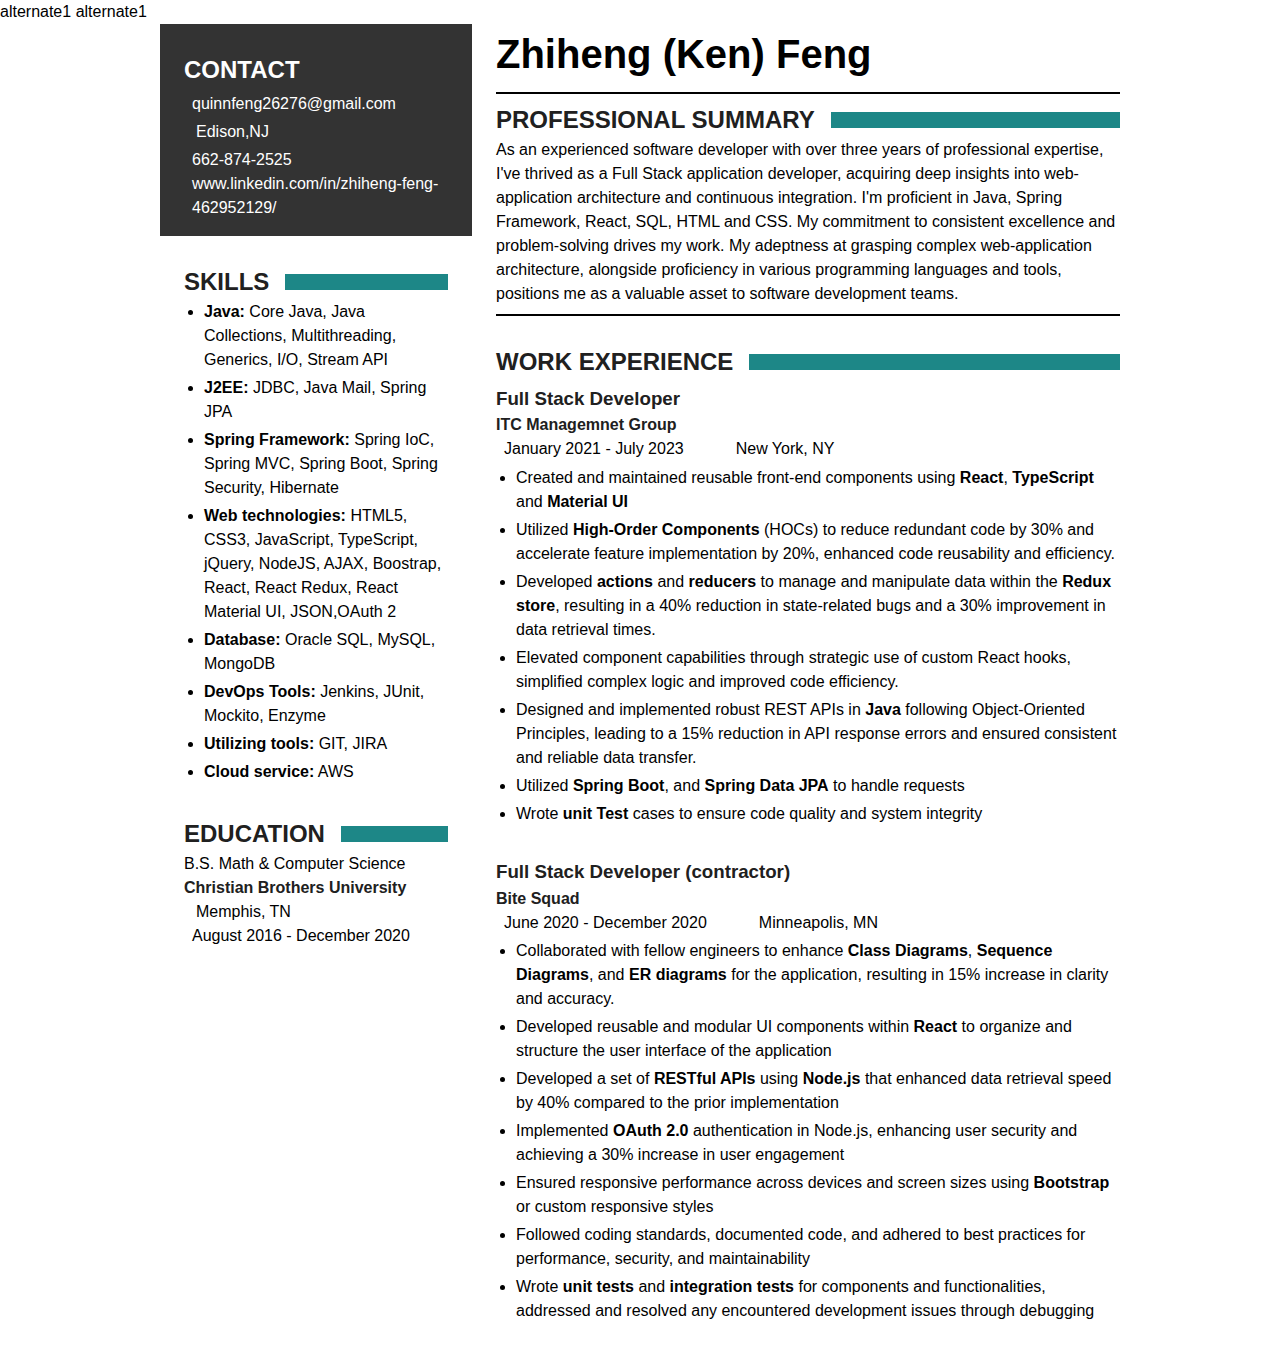
<file: index.html>
<!DOCTYPE html>
<html>
  <head>
    <meta name="viewport" content="width=device-width, initial-scale=1.0" />
    <meta name="description" content="resume" />
    <meta name="keywords" content="html css resume-building layout" />
    <meta name="author" content="Zhiheng Feng" />
    <title>Résumé</title>
    <link rel="stylesheet" href="base.css" />
    <link rel="stylesheet" href="styles.css" />

    <link
      rel="stylesheet"
      href="https://cdnjs.cloudflare.com/ajax/libs/font-awesome/6.4.0/css/all.min.css"
      integrity="sha512-iecdLmaskl7CVkqkXNQ/ZH/XLlvWZOJyj7Yy7tcenmpD1ypASozpmT/E0iPtmFIB46ZmdtAc9eNBvH0H/ZpiBw=="
      crossorigin="anonymous"
      referrerpolicy="no-referrer"
    />
  </head>
  <body>
    <a href="./alternate1.html">alternate1</a>
    <a href="./alternate2.html">alternate1</a>
    <section>
      <div class="main container">
        <div class="left flex-column">
          <img src="Photo-7-sq.jpeg" alt="profile" />
          <div class="info">
            <h2>CONTACT</h2>
            <p>
              <i class="fa-regular fa-envelope"></i>quinnfeng26276@gmail.com
            </p>
            <p><i class="fa-solid fa-location-dot loc"></i>Edison,NJ</p>
            <p><i class="fa-solid fa-phone"></i>662-874-2525</p>
            <div class="linkedin">
              <i class="fa-brands fa-linkedin"></i
              ><a href="www.linkedin.com/in/zhiheng-feng-462952129/"
                >www.linkedin.com/in/zhiheng-feng-462952129/</a
              >
            </div>
          </div>

          <div class="skill">
            <div class="section-header">
              <h2>SKILLS</h2>
              <span></span>
            </div>
            <ul class="skills">
              <li>
                <b>Java:</b> Core Java, Java Collections, Multithreading,
                Generics, I/O, Stream API
              </li>
              <li><b>J2EE:</b> JDBC, Java Mail, Spring JPA</li>
              <li>
                <b>Spring Framework:</b> Spring IoC, Spring MVC, Spring Boot,
                Spring Security, Hibernate
              </li>
              <li>
                <b>Web technologies:</b> HTML5, CSS3, JavaScript, TypeScript,
                jQuery, NodeJS, AJAX, Boostrap, React, React Redux, React
                Material UI, JSON,OAuth 2
              </li>
              <li><b>Database:</b> Oracle SQL, MySQL, MongoDB</li>
              <li><b>DevOps Tools:</b> Jenkins, JUnit, Mockito, Enzyme</li>
              <li><b>Utilizing tools:</b> GIT, JIRA</li>
              <li><b>Cloud service:</b> AWS</li>
            </ul>
          </div>

          <div class="education">
            <div class="section-header">
              <h2>EDUCATION</h2>
              <span></span>
            </div>
            <p>B.S. Math & Computer Science</p>
            <h4>Christian Brothers University</h4>
            <p><i class="fa-solid fa-location-dot loc"></i>Memphis, TN</p>
            <p>
              <i class="fa-solid fa-calendar-days"></i>August 2016 - December
              2020
            </p>
          </div>
        </div>

        <div class="right flex-column">
          <div class="header">
            <h1>Zhiheng (Ken) Feng</h1>
            <hr class="thicker-hr" />
            <div class="section-header">
              <h2>PROFESSIONAL SUMMARY</h2>
              <span></span>
            </div>
            <p>
              As an experienced software developer with over three years of
              professional expertise, I've thrived as a Full Stack application
              developer, acquiring deep insights into web-application
              architecture and continuous integration. I'm proficient in Java,
              Spring Framework, React, SQL, HTML and CSS. My commitment to
              consistent excellence and problem-solving drives my work. My
              adeptness at grasping complex web-application architecture,
              alongside proficiency in various programming languages and tools,
              positions me as a valuable asset to software development teams.
            </p>
            <hr class="thicker-hr" />
          </div>

          <div class="exp flex-column">
            <div class="section-header">
              <h2>WORK EXPERIENCE</h2>
              <span></span>
            </div>
            <div class="job">
              <h3>Full Stack Developer</h3>
              <h4>ITC Managemnet Group</h4>
              <div class="time-loc">
                <span
                  ><i class="fa-solid fa-calendar-days"></i>January 2021 - July
                  2023</span
                >
                <span
                  ><i class="fa-solid fa-location-dot loc"></i>New York,
                  NY</span
                >
              </div>
              <ul class="responsibility">
                <li>
                  Created and maintained reusable front-end components using
                  <b>React</b>, <b>TypeScript</b> and <b>Material UI</b>
                </li>
                <li>
                  Utilized <b>High-Order Components</b> (HOCs) to reduce
                  redundant code by 30% and accelerate feature implementation by
                  20%, enhanced code reusability and efficiency.
                </li>
                <li>
                  Developed <b>actions</b> and <b>reducers</b> to manage and
                  manipulate data within the <b>Redux store</b>, resulting in a
                  40% reduction in state-related bugs and a 30% improvement in
                  data retrieval times.
                </li>
                <li>
                  Elevated component capabilities through strategic use of
                  custom React hooks, simplified complex logic and improved code
                  efficiency.
                </li>
                <li>
                  Designed and implemented robust REST APIs in
                  <b>Java</b> following Object-Oriented Principles, leading to a
                  15% reduction in API response errors and ensured consistent
                  and reliable data transfer.
                </li>
                <li>
                  Utilized <b>Spring Boot</b>, and <b>Spring Data JPA</b> to
                  handle requests
                </li>
                <li>
                  Wrote <b>unit Test</b> cases to ensure code quality and system
                  integrity
                </li>
              </ul>
            </div>

            <div class="job">
              <h3>Full Stack Developer (contractor)</h3>
              <h4>Bite Squad</h4>
              <div class="time-loc">
                <span
                  ><i class="fa-solid fa-calendar-days"></i>June 2020 - December
                  2020</span
                >
                <span
                  ><i class="fa-solid fa-location-dot loc"></i>Minneapolis,
                  MN</span
                >
              </div>
              <ul class="responsibility">
                <li>
                  Collaborated with fellow engineers to enhance
                  <b>Class Diagrams</b>, <b>Sequence Diagrams</b>, and
                  <b>ER diagrams</b> for the application, resulting in 15%
                  increase in clarity and accuracy.
                </li>
                <li>
                  Developed reusable and modular UI components within
                  <b>React</b> to organize and structure the user interface of
                  the application
                </li>
                <li>
                  Developed a set of <b>RESTful APIs</b> using
                  <b>Node.js</b> that enhanced data retrieval speed by 40%
                  compared to the prior implementation
                </li>
                <li>
                  Implemented <b>OAuth 2.0</b> authentication in Node.js,
                  enhancing user security and achieving a 30% increase in user
                  engagement
                </li>
                <li>
                  Ensured responsive performance across devices and screen sizes
                  using <b>Bootstrap</b> or custom responsive styles
                </li>
                <li>
                  Followed coding standards, documented code, and adhered to
                  best practices for performance, security, and maintainability
                </li>
                <li>
                  Wrote <b>unit tests</b> and <b>integration tests</b> for
                  components and functionalities, addressed and resolved any
                  encountered development issues through debugging
                </li>
              </ul>
            </div>
          </div>
        </div>
      </div>
    </section>
  </body>
</html>
</file>
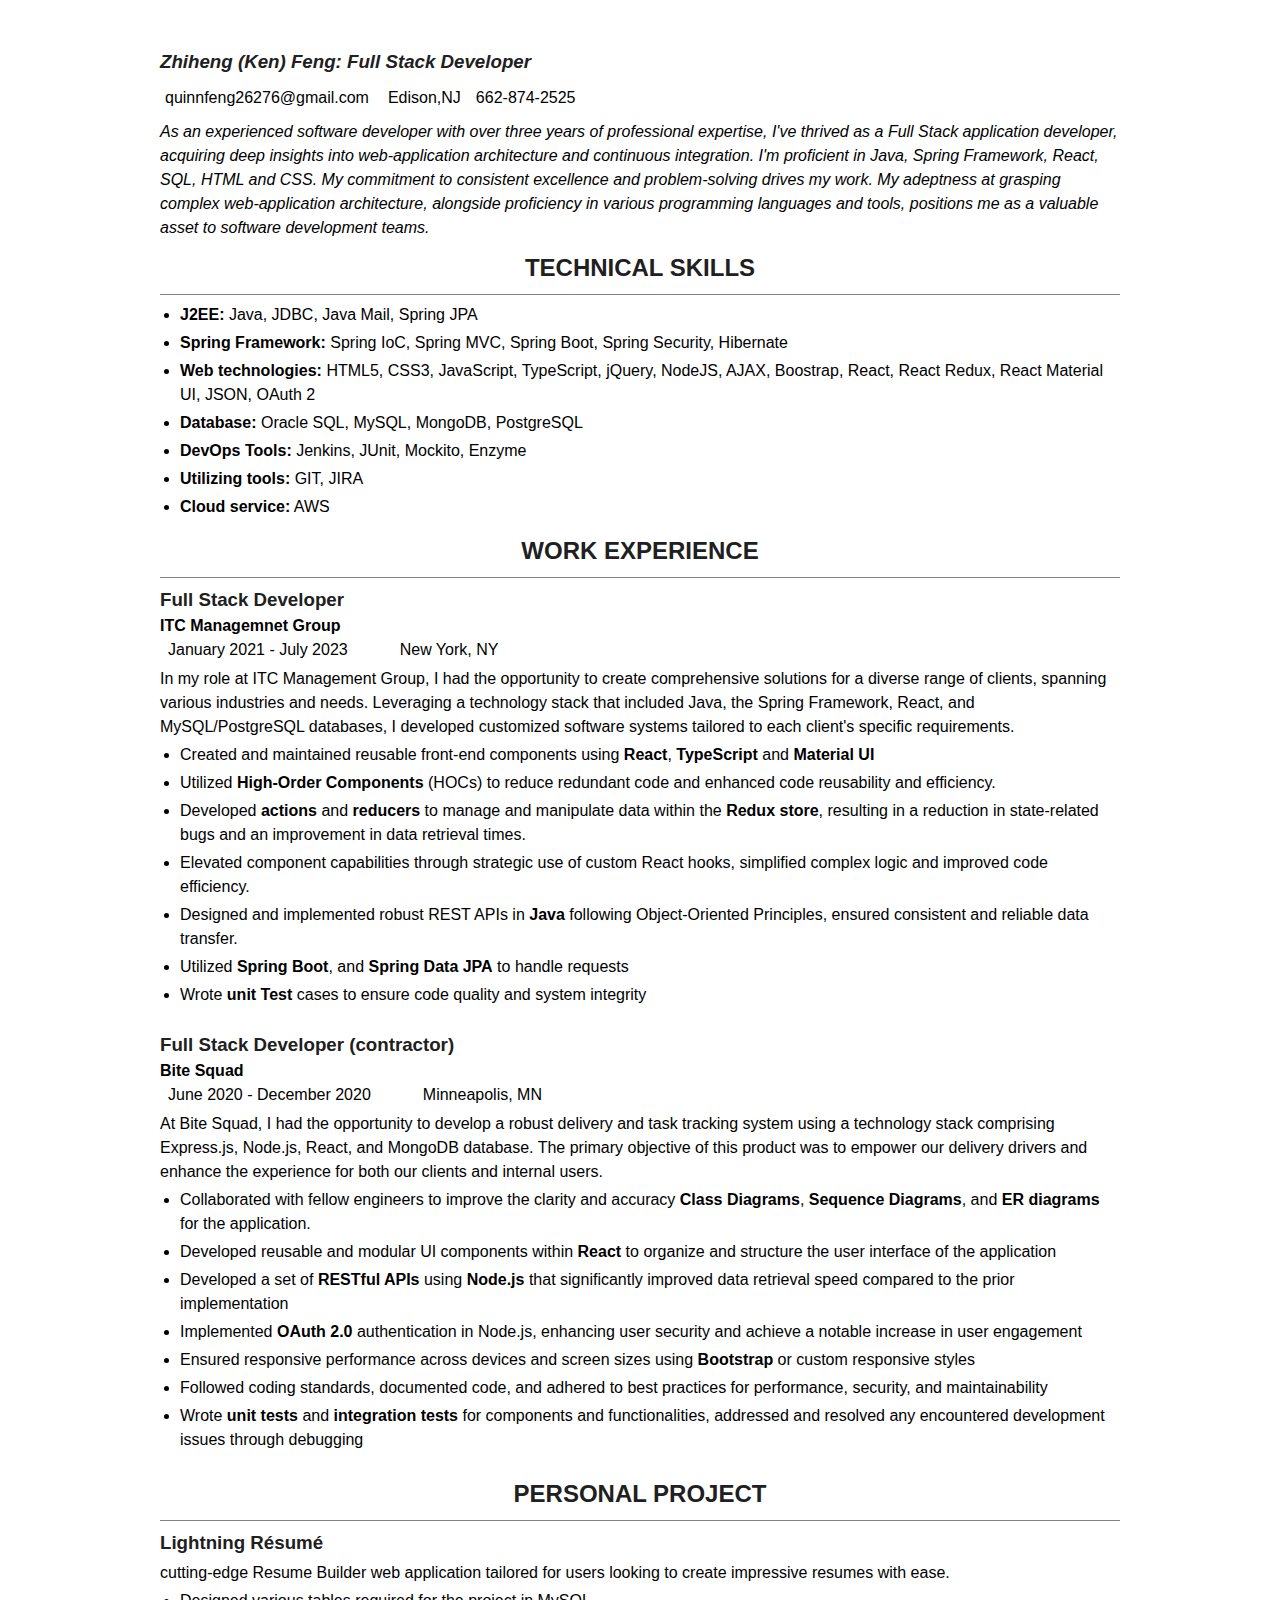
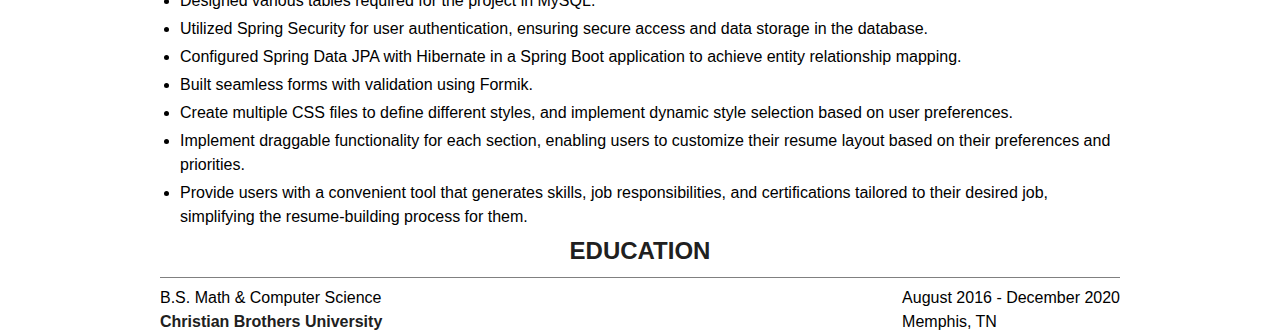
<file: alternate1.html>
<!DOCTYPE html>
<html>

  <head>
    <meta name="viewport" content="width=device-width, initial-scale=1.0" />
    <meta name="description" content="resume" />
    <meta name="keywords" content="html css resume-building layout" />
    <meta name="author" content="Zhiheng Feng" />
    <title>Alternate Resume</title>
    <link rel="stylesheet" href="base.css" />
    <link rel="stylesheet" href="styles1.css" />
    <link rel="stylesheet" href="https://cdnjs.cloudflare.com/ajax/libs/font-awesome/6.4.0/css/all.min.css"
      integrity="sha512-iecdLmaskl7CVkqkXNQ/ZH/XLlvWZOJyj7Yy7tcenmpD1ypASozpmT/E0iPtmFIB46ZmdtAc9eNBvH0H/ZpiBw=="
      crossorigin="anonymous" referrerpolicy="no-referrer" />
  </head>

  <body>
    <section>
      <div class="main container">
        <div class="info">
          <div class="info-header">
            <h3><em>Zhiheng (Ken) Feng: Full Stack Developer</em></h3>
            <div class="contact">
              <span>
                <i class="fa-regular fa-envelope"></i><a href="quinnfeng26276@gmail.com">quinnfeng26276@gmail.com</a>
              </span>
              <span><i class="fa-solid fa-location-dot loc"></i>Edison,NJ</span>
              <span><i class="fa-solid fa-phone"></i>662-874-2525</span>
            </div>
          </div>
          <div class="media-link">
            <div class="link">
              <span><a href="https://linkedin.com/in/zhiheng-feng-462952129/"><i
                    class="fa-brands fa-linkedin-in linkedin"></i></a></span>
              <span class="link-domain">Linkedin
              </span>
            </div>
            <div class="link">
              <span><a href="https://github.com/QuinnFeng"><i class="fa-brands fa-github github"></i></a></span>
              <span class="link-domain">Github</span>
            </div>
            <div class="link">
              <span><a href="https://zhiheng-ken-feng-personal-website.vercel.app/"><i
                    class="fa-solid fa-house house"></i></a></span>
              <span class="link-domain">Portfolios<span>
            </div>
          </div>
        </div>
        <!-- <div class="target-job">
          <h2>TARGET JOB TITLE</h2>
          <span>Full Stack Developer | Front End Developer</span>
        </div> -->
        <div class="summary">
          <em>As an experienced software developer with over three years of
            professional expertise, I've thrived as a Full Stack application
            developer, acquiring deep insights into web-application architecture
            and continuous integration. I'm proficient in Java, Spring
            Framework, React, SQL, HTML and CSS. My commitment to consistent
            excellence and problem-solving drives my work. My adeptness at
            grasping complex web-application architecture, alongside proficiency
            in various programming languages and tools, positions me as a
            valuable asset to software development teams.
          </em>
        </div>

        <div class="skill">
          <div class="section-header">
            <h2>TECHNICAL SKILLS</h2>
            <hr class="thicker-hr" />
          </div>
          <ul class="skills">
            <li><b>J2EE:</b> Java, JDBC, Java Mail, Spring JPA</li>
            <li>
              <b>Spring Framework:</b> Spring IoC, Spring MVC, Spring Boot,
              Spring Security, Hibernate
            </li>
            <li>
              <b>Web technologies:</b> HTML5, CSS3, JavaScript, TypeScript,
              jQuery, NodeJS, AJAX, Boostrap, React, React Redux, React Material
              UI, JSON, OAuth 2
            </li>
            <li><b>Database:</b> Oracle SQL, MySQL, MongoDB, PostgreSQL</li>
            <li><b>DevOps Tools:</b> Jenkins, JUnit, Mockito, Enzyme</li>
            <li><b>Utilizing tools:</b> GIT, JIRA</li>
            <li><b>Cloud service:</b> AWS</li>
          </ul>
        </div>

        <div class="experiences">
          <div class="section-header">
            <h2>WORK EXPERIENCE</h2>
            <hr class="thicker-hr" />
          </div>
          <div class="job">
            <h3>Full Stack Developer</h3>
            <h4><a href="https://www.itcmanagementgroup.com/">ITC Managemnet Group</a></h4>
            <div class="time-loc">
              <span><i class="fa-solid fa-calendar-days"></i>January 2021 - July
                2023</span>
              <span><i class="fa-solid fa-location-dot loc"></i>New York, NY</span>
            </div>
            <p class="description">In my role at ITC Management Group, I had the opportunity to create comprehensive
              solutions for a diverse range of clients, spanning various industries and needs. Leveraging a technology
              stack that included Java, the Spring Framework, React, and MySQL/PostgreSQL databases, I developed
              customized software systems tailored to each client's specific requirements.</p>
            <ul class="bullet-point">
              <li>
                Created and maintained reusable front-end components using
                <b>React</b>, <b>TypeScript</b> and <b>Material UI</b>
              </li>
              <li>
                Utilized <b>High-Order Components</b> (HOCs) to reduce redundant
                code and enhanced code reusability and efficiency.
              </li>
              <li>
                Developed <b>actions</b> and <b>reducers</b> to manage and
                manipulate data within the <b>Redux store</b>, resulting in a
                reduction in state-related bugs and an improvement in data
                retrieval times.
              </li>
              <li>
                Elevated component capabilities through strategic use of custom
                React hooks, simplified complex logic and improved code
                efficiency.
              </li>
              <li>
                Designed and implemented robust REST APIs in
                <b>Java</b> following Object-Oriented Principles, ensured
                consistent and reliable data transfer.
              </li>
              <li>
                Utilized <b>Spring Boot</b>, and <b>Spring Data JPA</b> to
                handle requests
              </li>
              <li>
                Wrote <b>unit Test</b> cases to ensure code quality and system
                integrity
              </li>
            </ul>
          </div>

          <div class="job">
            <h3>Full Stack Developer (contractor)</h3>
            <h4><a href="https://www.bitesquad.com/">Bite Squad</a></h4>
            <div class="time-loc">
              <span><i class="fa-solid fa-calendar-days"></i>June 2020 - December
                2020</span>
              <span><i class="fa-solid fa-location-dot loc"></i>Minneapolis,
                MN</span>
            </div>
            <p class="description">At Bite Squad, I had the opportunity to develop a robust delivery and task tracking
              system using a technology stack comprising Express.js, Node.js, React, and MongoDB database. The primary
              objective of this product was to empower our delivery drivers and enhance the experience for both our
              clients and internal users.</p>
            <ul class="bullet-point">
              <li>
                Collaborated with fellow engineers to improve the clarity and
                accuracy
                <b>Class Diagrams</b>, <b>Sequence Diagrams</b>, and
                <b>ER diagrams</b> for the application.
              </li>
              <li>
                Developed reusable and modular UI components within
                <b>React</b> to organize and structure the user interface of the
                application
              </li>
              <li>
                Developed a set of <b>RESTful APIs</b> using <b>Node.js</b> that
                significantly improved data retrieval speed compared to the
                prior implementation
              </li>
              <li>
                Implemented <b>OAuth 2.0</b> authentication in Node.js,
                enhancing user security and achieve a notable increase in user
                engagement
              </li>
              <li>
                Ensured responsive performance across devices and screen sizes
                using <b>Bootstrap</b> or custom responsive styles
              </li>
              <li>
                Followed coding standards, documented code, and adhered to best
                practices for performance, security, and maintainability
              </li>
              <li>
                Wrote <b>unit tests</b> and <b>integration tests</b> for
                components and functionalities, addressed and resolved any
                encountered development issues through debugging
              </li>
            </ul>
          </div>

          <div class="project">
            <div class="section-header">
              <h2>PERSONAL PROJECT</h2>
              <hr class="thicker-hr" />
            </div>
            <div class="personal_projects">
              <div class="portfolio">
                <h3>Lightning Résumé</h3>
                <p class="description">
                  cutting-edge Resume Builder web application tailored for users
                  looking to create impressive resumes with ease.
                </p>
                <ul class="bullet-point">
                  <li>
                    Designed various tables required for the project in MySQL.
                  </li>
                  <li>
                    Utilized Spring Security for user authentication, ensuring
                    secure access and data storage in the database.
                  </li>
                  <li>
                    Configured Spring Data JPA with Hibernate in a Spring Boot
                    application to achieve entity relationship mapping.
                  </li>
                  <li>Built seamless forms with validation using Formik.</li>
                  <li>
                    Create multiple CSS files to define different styles, and
                    implement dynamic style selection based on user preferences.
                  </li>
                  <li>
                    Implement draggable functionality for each section, enabling
                    users to customize their resume layout based on their
                    preferences and priorities.
                  </li>
                  <li>
                    Provide users with a convenient tool that generates skills,
                    job responsibilities, and certifications tailored to their
                    desired job, simplifying the resume-building process for
                    them.
                  </li>
                </ul>
              </div>
            </div>
          </div>

          <div class="educations">
            <div class="section-header">
              <h2>EDUCATION</h2>
              <hr class="thicker-hr" />
            </div>
            <div class="education">
              <div class="education-left">
                <p>B.S. Math & Computer Science</p>
                <h4>Christian Brothers University</h4>
              </div>
              <div class="education-right">
                <p>
                  <i class="fa-solid fa-calendar-days"></i>August 2016 -
                  December 2020
                </p>
                <p><i class="fa-solid fa-location-dot"></i>Memphis, TN</p>
              </div>
            </div>
          </div>
        </div>
      </div>
    </section>
  </body>

</html>
</file>
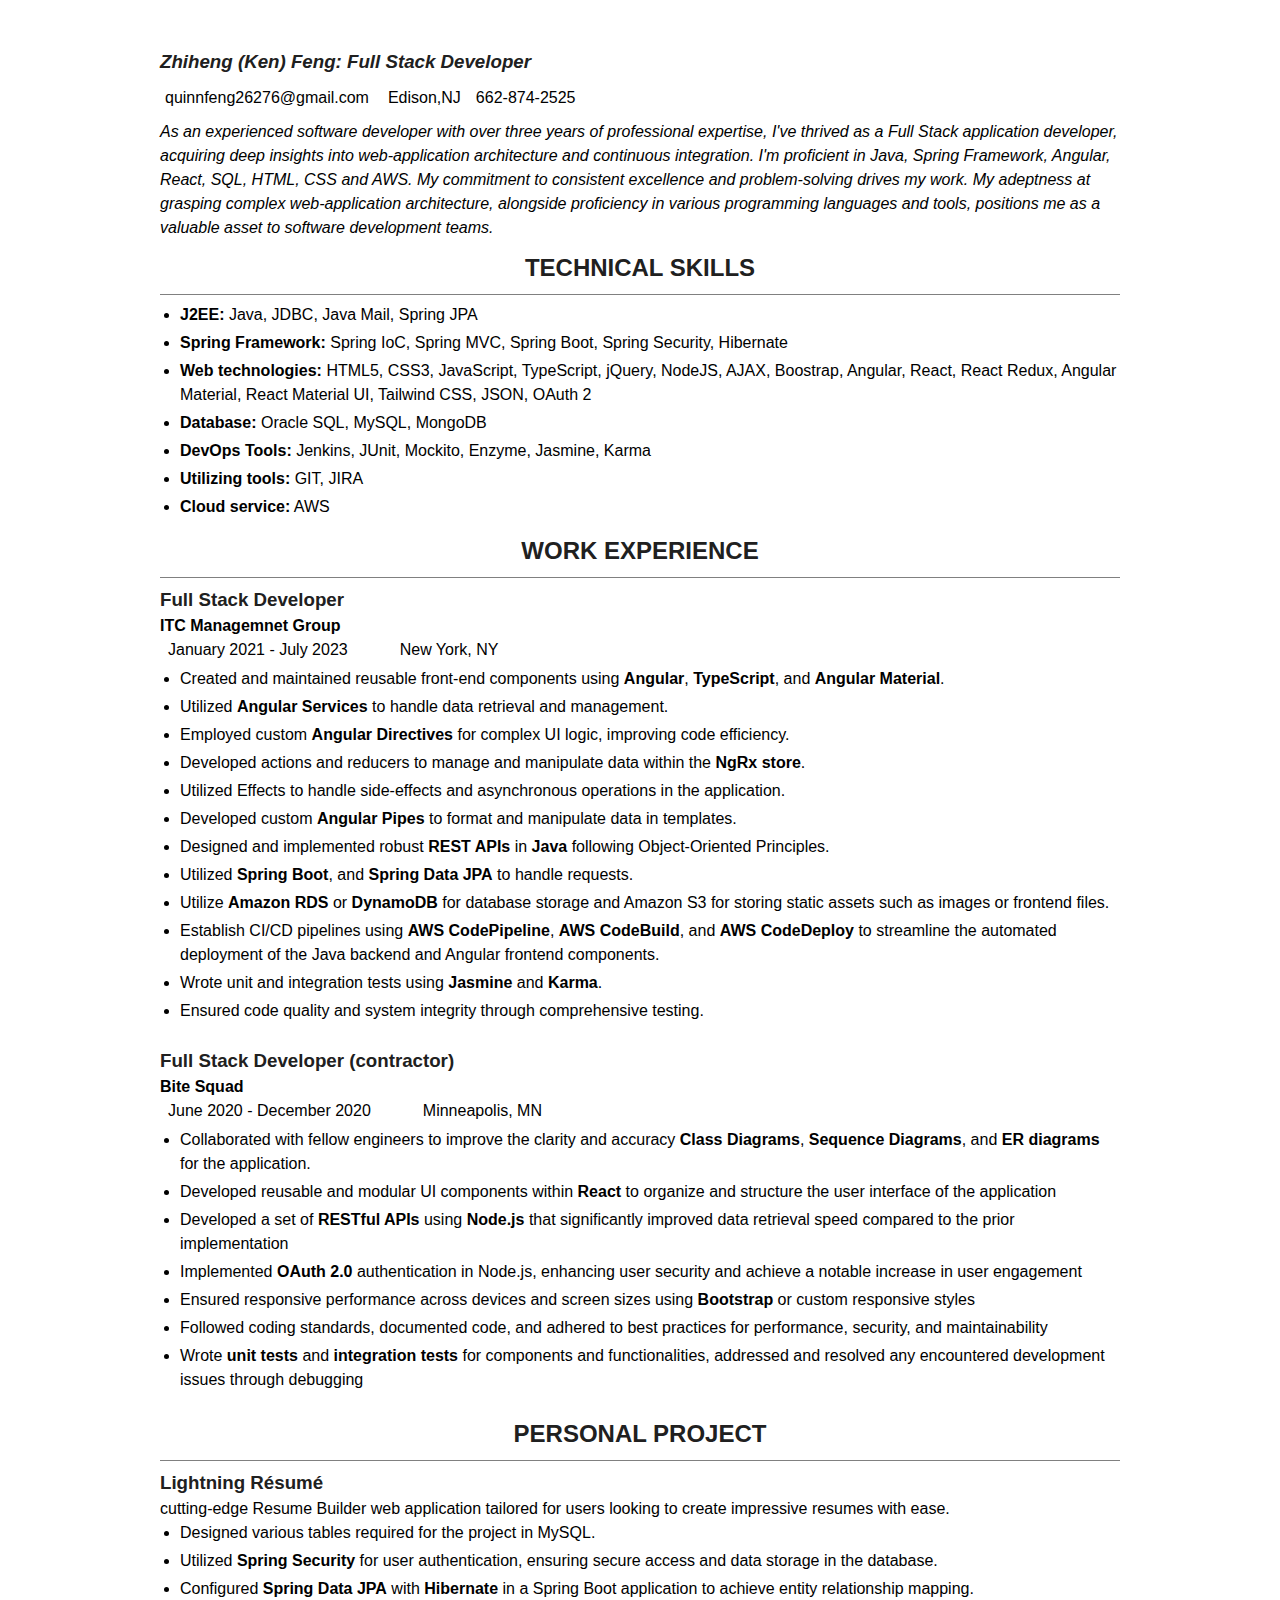
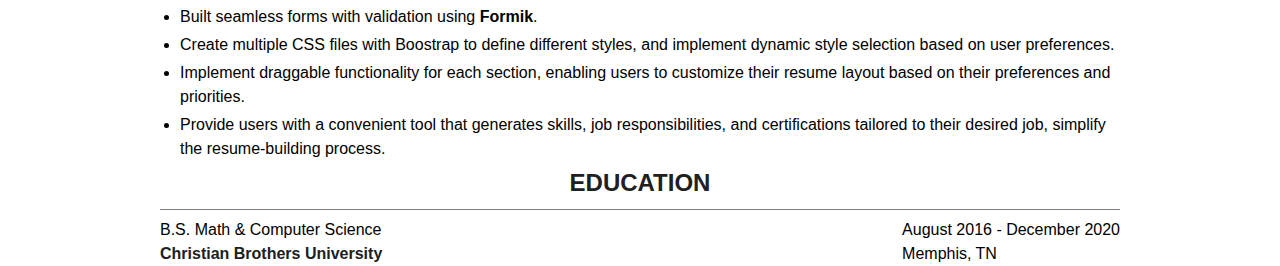
<file: alternate2.html>
<!DOCTYPE html>
<html>

  <head>
    <meta name="viewport" content="width=device-width, initial-scale=1.0" />
    <meta name="description" content="resume" />
    <meta name="keywords" content="html css resume-building layout" />
    <meta name="author" content="Zhiheng Feng" />
    <title>Alternate Resume</title>
    <link rel="stylesheet" href="base.css" />
    <link rel="stylesheet" href="styles1.css" />
    <link rel="stylesheet" href="https://cdnjs.cloudflare.com/ajax/libs/font-awesome/6.4.0/css/all.min.css"
      integrity="sha512-iecdLmaskl7CVkqkXNQ/ZH/XLlvWZOJyj7Yy7tcenmpD1ypASozpmT/E0iPtmFIB46ZmdtAc9eNBvH0H/ZpiBw=="
      crossorigin="anonymous" referrerpolicy="no-referrer" />
  </head>

  <body>
    <section>
      <div class="main container">
        <div class="info">
          <div class="info-header">
            <h3><em>Zhiheng (Ken) Feng: Full Stack Developer</em></h3>
            <div class="contact">
              <span>
                <i class="fa-regular fa-envelope"></i><a href="quinnfeng26276@gmail.com">quinnfeng26276@gmail.com</a>
              </span>
              <span><i class="fa-solid fa-location-dot loc"></i>Edison,NJ</span>
              <span><i class="fa-solid fa-phone"></i>662-874-2525</span>
            </div>
          </div>
          <div class="media-link">
            <span><a href="https://linkedin.com/in/zhiheng-feng-462952129/"><i
                  class="fa-brands fa-linkedin-in linkedin"></i></a></span>
            <span><a href="https://github.com/QuinnFeng"><i class="fa-brands fa-github github"></i></a></span>
            <span><a href="https://zhiheng-ken-feng-personal-website.vercel.app/"><i
                  class="fa-solid fa-house house"></i></a></span>
          </div>
        </div>

        <div class="summary">
          <em>As an experienced software developer with over three years of
            professional expertise, I've thrived as a Full Stack application
            developer, acquiring deep insights into web-application architecture
            and continuous integration. I'm proficient in Java, Spring
            Framework, Angular, React, SQL, HTML, CSS and AWS. My commitment to consistent
            excellence and problem-solving drives my work. My adeptness at
            grasping complex web-application architecture, alongside proficiency
            in various programming languages and tools, positions me as a
            valuable asset to software development teams.
          </em>
        </div>

        <div class="skill">
          <div class="section-header">
            <h2>TECHNICAL SKILLS</h2>
            <hr class="thicker-hr" />
          </div>
          <ul class="skills">
            <li><b>J2EE:</b> Java, JDBC, Java Mail, Spring JPA</li>
            <li>
              <b>Spring Framework:</b> Spring IoC, Spring MVC, Spring Boot,
              Spring Security, Hibernate
            </li>
            <li>
              <b>Web technologies:</b> HTML5, CSS3, JavaScript, TypeScript,
              jQuery, NodeJS, AJAX, Boostrap, Angular, React, React Redux, Angular Material, React Material
              UI, Tailwind CSS, JSON, OAuth 2
            </li>
            <li><b>Database:</b> Oracle SQL, MySQL, MongoDB</li>
            <li><b>DevOps Tools:</b> Jenkins, JUnit, Mockito, Enzyme, Jasmine, Karma</li>
            <li><b>Utilizing tools:</b> GIT, JIRA</li>
            <li><b>Cloud service:</b> AWS</li>
          </ul>
        </div>

        <div class="experiences">
          <div class="section-header">
            <h2>WORK EXPERIENCE</h2>
            <hr class="thicker-hr" />
          </div>
          <div class="job">
            <h3>Full Stack Developer</h3>
            <h4><a href="https://www.itcmanagementgroup.com/">ITC Managemnet Group</a></h4>
            <div class="time-loc">
              <span><i class="fa-solid fa-calendar-days"></i>January 2021 - July
                2023</span>
              <span><i class="fa-solid fa-location-dot loc"></i>New York, NY</span>
            </div>
            <ul class="bullet-point">
              <li>
                Created and maintained reusable front-end components using
                <b>Angular</b>, <b>TypeScript</b>, and <b>Angular Material</b>.
              </li>
              <li>
                Utilized <b>Angular Services</b> to handle data retrieval and management.
              </li>
              <li>
                Employed custom <b>Angular Directives</b> for complex UI logic, improving code efficiency.
              </li>
              <li>
                Developed actions and reducers to manage and manipulate data within the <b>NgRx store</b>.
              </li>
              <li>
                Utilized Effects to handle side-effects and asynchronous operations in the application.
              </li>
              <li>
                Developed custom <b>Angular Pipes</b> to format and manipulate data in templates.
              </li>
              <li>
                Designed and implemented robust <b>REST APIs</b> in <b>Java</b> following Object-Oriented Principles.
              </li>
              <li>
                Utilized <b>Spring Boot</b>, and <b>Spring Data JPA</b> to handle requests.
              </li>
              <li>Utilize <b>Amazon RDS</b> or <b>DynamoDB</b> for database storage and Amazon S3 for storing static
                assets such as images or frontend files.</li>
              <li> Establish CI/CD pipelines using <b>AWS CodePipeline</b>, <b>AWS CodeBuild</b>, and <b>AWS
                  CodeDeploy</b> to streamline the
                automated deployment of the Java backend and Angular frontend components.</li>
              <li>
                Wrote unit and integration tests using <b>Jasmine</b> and <b>Karma</b>.
              </li>
              <li>
                Ensured code quality and system integrity through comprehensive testing.
              </li>
            </ul>
          </div>

          <div class="job">
            <h3>Full Stack Developer (contractor)</h3>
            <h4><a href="https://www.bitesquad.com/">Bite Squad</a></h4>
            <div class="time-loc">
              <span><i class="fa-solid fa-calendar-days"></i>June 2020 - December
                2020</span>
              <span><i class="fa-solid fa-location-dot loc"></i>Minneapolis,
                MN</span>
            </div>
            <ul class="bullet-point">
              <li>
                Collaborated with fellow engineers to improve the clarity and
                accuracy
                <b>Class Diagrams</b>, <b>Sequence Diagrams</b>, and
                <b>ER diagrams</b> for the application.
              </li>
              <li>
                Developed reusable and modular UI components within
                <b>React</b> to organize and structure the user interface of the
                application
              </li>
              <li>
                Developed a set of <b>RESTful APIs</b> using <b>Node.js</b> that
                significantly improved data retrieval speed compared to the
                prior implementation
              </li>
              <li>
                Implemented <b>OAuth 2.0</b> authentication in Node.js,
                enhancing user security and achieve a notable increase in user
                engagement
              </li>
              <li>
                Ensured responsive performance across devices and screen sizes
                using <b>Bootstrap</b> or custom responsive styles
              </li>
              <li>
                Followed coding standards, documented code, and adhered to best
                practices for performance, security, and maintainability
              </li>
              <li>
                Wrote <b>unit tests</b> and <b>integration tests</b> for
                components and functionalities, addressed and resolved any
                encountered development issues through debugging
              </li>
            </ul>
          </div>

          <div class="project">
            <div class="section-header">
              <h2>PERSONAL PROJECT</h2>
              <hr class="thicker-hr" />
            </div>
            <div class="personal_projects">
              <div class="portfolio">
                <h3>Lightning Résumé</h3>
                <p>
                  cutting-edge Resume Builder web application tailored for users
                  looking to create impressive resumes with ease.
                </p>
                <ul class="bullet-point">
                  <li>
                    Designed various tables required for the project in MySQL.
                  </li>
                  <li>
                    Utilized <b>Spring Security</b> for user authentication, ensuring
                    secure access and data storage in the database.
                  </li>
                  <li>
                    Configured <b>Spring Data JPA</b> with <b>Hibernate</b> in a Spring Boot
                    application to achieve entity relationship mapping.
                  </li>
                  <li>Built seamless forms with validation using <b>Formik</b>.</li>
                  <li>
                    Create multiple CSS files with Boostrap to define different styles, and
                    implement dynamic style selection based on user preferences.
                  </li>
                  <li>
                    Implement draggable functionality for each section, enabling
                    users to customize their resume layout based on their
                    preferences and priorities.
                  </li>
                  <li>
                    Provide users with a convenient tool that generates skills,
                    job responsibilities, and certifications tailored to their
                    desired job, simplify the resume-building process.
                  </li>
                </ul>
              </div>
            </div>
          </div>

          <div class="educations">
            <div class="section-header">
              <h2>EDUCATION</h2>
              <hr class="thicker-hr" />
            </div>
            <div class="education">
              <div class="education-left">
                <p>B.S. Math & Computer Science</p>
                <h4>Christian Brothers University</h4>
              </div>
              <div class="education-right">
                <p>
                  <i class="fa-solid fa-calendar-days"></i>August 2016 -
                  December 2020
                </p>
                <p><i class="fa-solid fa-location-dot"></i>Memphis, TN</p>
              </div>
            </div>
          </div>
        </div>
      </div>
    </section>
  </body>

</html>
</file>
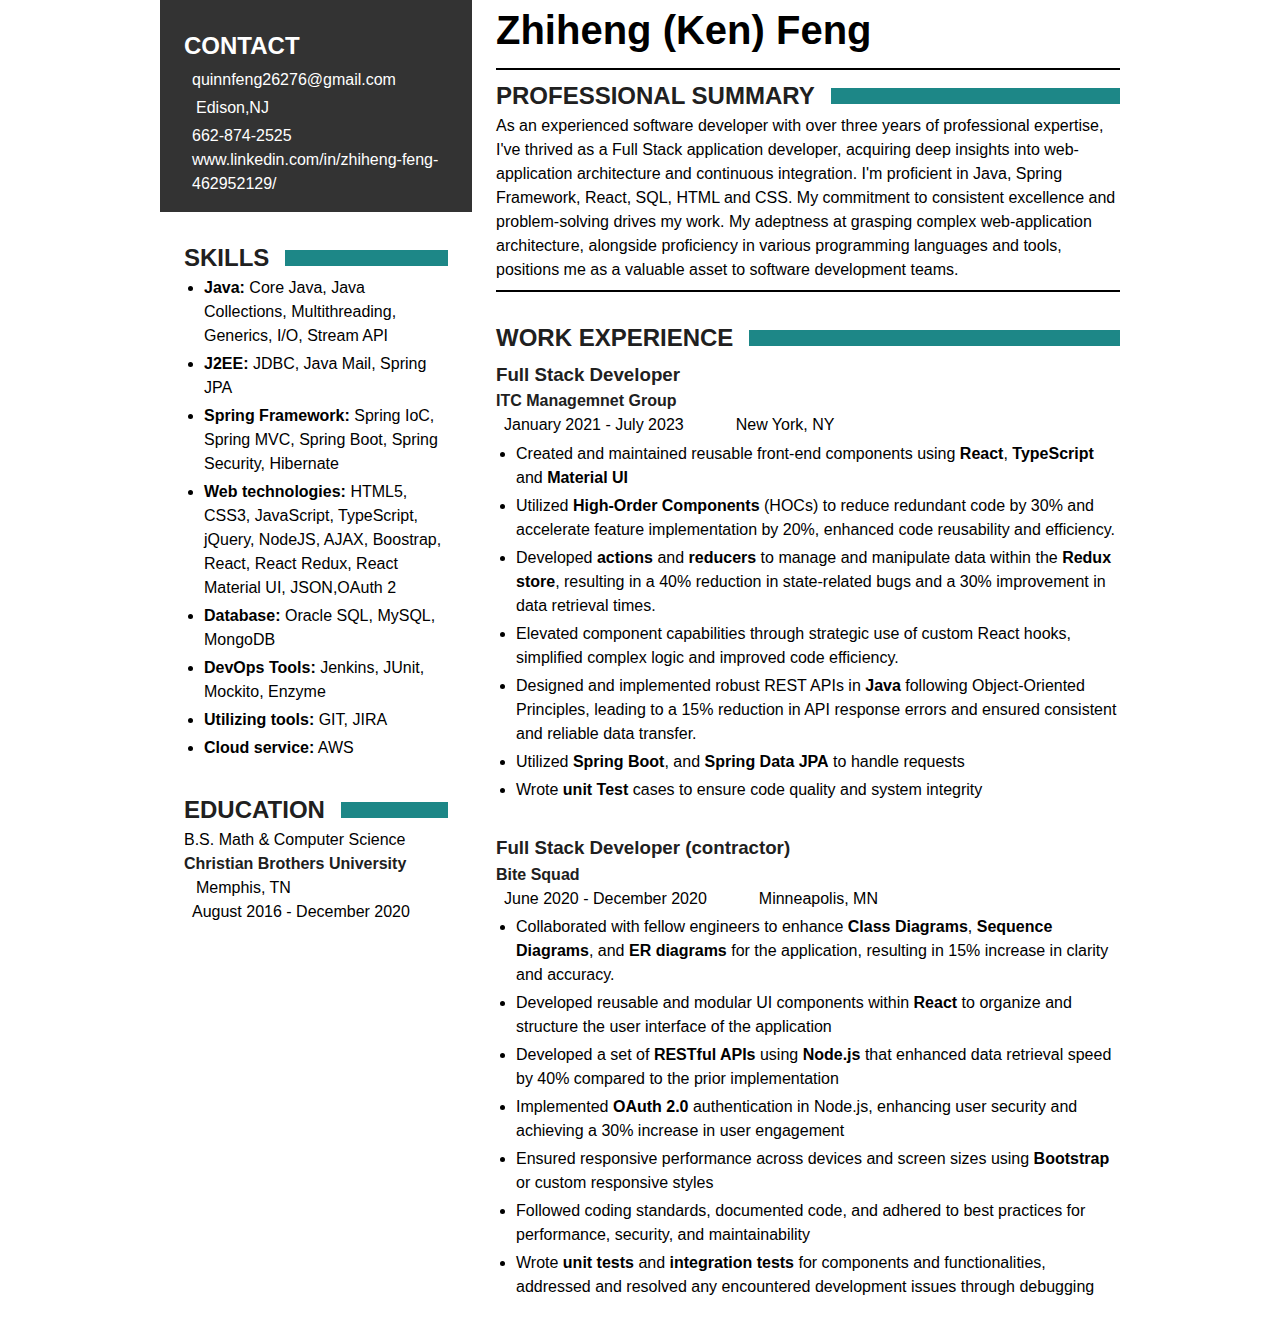
<file: index1.html>
<!DOCTYPE html>
<html>
  <head>
    <meta name="viewport" content="width=device-width, initial-scale=1.0" />
    <meta name="description" content="resume" />
    <meta name="keywords" content="html css resume-building layout" />
    <meta name="author" content="Zhiheng Feng" />
    <title>Résumé</title>
    <link rel="stylesheet" href="base.css" />
    <link rel="stylesheet" href="styles.css" />

    <link
      rel="stylesheet"
      href="https://cdnjs.cloudflare.com/ajax/libs/font-awesome/6.4.0/css/all.min.css"
      integrity="sha512-iecdLmaskl7CVkqkXNQ/ZH/XLlvWZOJyj7Yy7tcenmpD1ypASozpmT/E0iPtmFIB46ZmdtAc9eNBvH0H/ZpiBw=="
      crossorigin="anonymous"
      referrerpolicy="no-referrer"
    />
  </head>
  <body>
    <section>
      <div class="main container">
        <div class="left flex-column">
          <img src="Photo-7-sq.jpeg" alt="profile" />
          <div class="info">
            <h2>CONTACT</h2>
            <p>
              <i class="fa-regular fa-envelope"></i>quinnfeng26276@gmail.com
            </p>
            <p><i class="fa-solid fa-location-dot loc"></i>Edison,NJ</p>
            <p><i class="fa-solid fa-phone"></i>662-874-2525</p>
            <div class="linkedin">
              <i class="fa-brands fa-linkedin"></i
              ><a href="www.linkedin.com/in/zhiheng-feng-462952129/"
                >www.linkedin.com/in/zhiheng-feng-462952129/</a
              >
            </div>
          </div>

          <div class="skill">
            <div class="section-header">
              <h2>SKILLS</h2>
              <span></span>
            </div>
            <ul class="skills">
              <li>
                <b>Java:</b> Core Java, Java Collections, Multithreading,
                Generics, I/O, Stream API
              </li>
              <li><b>J2EE:</b> JDBC, Java Mail, Spring JPA</li>
              <li>
                <b>Spring Framework:</b> Spring IoC, Spring MVC, Spring Boot,
                Spring Security, Hibernate
              </li>
              <li>
                <b>Web technologies:</b> HTML5, CSS3, JavaScript, TypeScript,
                jQuery, NodeJS, AJAX, Boostrap, React, React Redux, React
                Material UI, JSON,OAuth 2
              </li>
              <li><b>Database:</b> Oracle SQL, MySQL, MongoDB</li>
              <li><b>DevOps Tools:</b> Jenkins, JUnit, Mockito, Enzyme</li>
              <li><b>Utilizing tools:</b> GIT, JIRA</li>
              <li><b>Cloud service:</b> AWS</li>
            </ul>
          </div>

          <div class="education">
            <div class="section-header">
              <h2>EDUCATION</h2>
              <span></span>
            </div>
            <p>B.S. Math & Computer Science</p>
            <h4>Christian Brothers University</h4>
            <p><i class="fa-solid fa-location-dot loc"></i>Memphis, TN</p>
            <p>
              <i class="fa-solid fa-calendar-days"></i>August 2016 - December
              2020
            </p>
          </div>
        </div>

        <div class="right flex-column">
          <div class="header">
            <h1>Zhiheng (Ken) Feng</h1>
            <hr class="thicker-hr" />
            <div class="section-header">
              <h2>PROFESSIONAL SUMMARY</h2>
              <span></span>
            </div>
            <p>
              As an experienced software developer with over three years of
              professional expertise, I've thrived as a Full Stack application
              developer, acquiring deep insights into web-application
              architecture and continuous integration. I'm proficient in Java,
              Spring Framework, React, SQL, HTML and CSS. My commitment to
              consistent excellence and problem-solving drives my work. My
              adeptness at grasping complex web-application architecture,
              alongside proficiency in various programming languages and tools,
              positions me as a valuable asset to software development teams.
            </p>
            <hr class="thicker-hr" />
          </div>

          <div class="exp flex-column">
            <div class="section-header">
              <h2>WORK EXPERIENCE</h2>
              <span></span>
            </div>
            <div class="job">
              <h3>Full Stack Developer</h3>
              <h4>ITC Managemnet Group</h4>
              <div class="time-loc">
                <span
                  ><i class="fa-solid fa-calendar-days"></i>January 2021 - July
                  2023</span
                >
                <span
                  ><i class="fa-solid fa-location-dot loc"></i>New York,
                  NY</span
                >
              </div>
              <ul class="responsibility">
                <li>
                  Created and maintained reusable front-end components using
                  <b>React</b>, <b>TypeScript</b> and <b>Material UI</b>
                </li>
                <li>
                  Utilized <b>High-Order Components</b> (HOCs) to reduce
                  redundant code by 30% and accelerate feature implementation by
                  20%, enhanced code reusability and efficiency.
                </li>
                <li>
                  Developed <b>actions</b> and <b>reducers</b> to manage and
                  manipulate data within the <b>Redux store</b>, resulting in a
                  40% reduction in state-related bugs and a 30% improvement in
                  data retrieval times.
                </li>
                <li>
                  Elevated component capabilities through strategic use of
                  custom React hooks, simplified complex logic and improved code
                  efficiency.
                </li>
                <li>
                  Designed and implemented robust REST APIs in
                  <b>Java</b> following Object-Oriented Principles, leading to a
                  15% reduction in API response errors and ensured consistent
                  and reliable data transfer.
                </li>
                <li>
                  Utilized <b>Spring Boot</b>, and <b>Spring Data JPA</b> to
                  handle requests
                </li>
                <li>
                  Wrote <b>unit Test</b> cases to ensure code quality and system
                  integrity
                </li>
              </ul>
            </div>

            <div class="job">
              <h3>Full Stack Developer (contractor)</h3>
              <h4>Bite Squad</h4>
              <div class="time-loc">
                <span
                  ><i class="fa-solid fa-calendar-days"></i>June 2020 - December
                  2020</span
                >
                <span
                  ><i class="fa-solid fa-location-dot loc"></i>Minneapolis,
                  MN</span
                >
              </div>
              <ul class="responsibility">
                <li>
                  Collaborated with fellow engineers to enhance
                  <b>Class Diagrams</b>, <b>Sequence Diagrams</b>, and
                  <b>ER diagrams</b> for the application, resulting in 15%
                  increase in clarity and accuracy.
                </li>
                <li>
                  Developed reusable and modular UI components within
                  <b>React</b> to organize and structure the user interface of
                  the application
                </li>
                <li>
                  Developed a set of <b>RESTful APIs</b> using
                  <b>Node.js</b> that enhanced data retrieval speed by 40%
                  compared to the prior implementation
                </li>
                <li>
                  Implemented <b>OAuth 2.0</b> authentication in Node.js,
                  enhancing user security and achieving a 30% increase in user
                  engagement
                </li>
                <li>
                  Ensured responsive performance across devices and screen sizes
                  using <b>Bootstrap</b> or custom responsive styles
                </li>
                <li>
                  Followed coding standards, documented code, and adhered to
                  best practices for performance, security, and maintainability
                </li>
                <li>
                  Wrote <b>unit tests</b> and <b>integration tests</b> for
                  components and functionalities, addressed and resolved any
                  encountered development issues through debugging
                </li>
              </ul>
            </div>
          </div>
        </div>
      </div>
    </section>
  </body>
</html>
</file>
<file: base.css>
*,
*::before,
*::after {
  box-sizing: content-box;
}

body {
  margin: 0;
  font-family: "Inter", sans-serif;
  font-size: 1rem;
  font-weight: 400;
  line-height: 1.5;
  color: black;
  background-color: var(--bg);
  text-align: left;
}

h1 {
  margin: 0;
  font-size: 2.5rem;
}

h2,
h3,
h4 {
  color: #202020;
  font-weight: bold;
  margin: 0;
}

p {
  margin-top: 0;
  margin-bottom: 0;
}

a {
  color: black;
  text-decoration: none;
}

a:hover {
  text-decoration: underline;
}

ul {
  list-style: disc;
  margin: 0;
  padding: 0;
}

ul li {
  margin-left: 1.25rem;
}

div,
section {
  background-color: #fff;
}

.container {
  max-width: 960px;
  margin: 0 auto;
}
</file>
<file: styles.css>
.main {
  display: grid;
  grid-template-columns: 1fr 2fr;
  gap: 1.5rem;
}

.flex-column {
  display: flex;
  flex-direction: column;
}

.info,
.education,
.skill {
  padding: 1.75rem 1.5rem 0;
}

.info {
  background-color: #333333;
  color: white;
  padding-bottom: 1rem;
  justify-content: center;
}

.info h2 {
  color: white;
}

.loc {
  padding: 0 2px;
}

.left img {
  max-width: 100%;
  display: none;
  margin-bottom: 0.625rem;
}

.linkedin {
  background-color: inherit;
  display: flex;
  gap: 0.5rem;
}

.linkedin i {
  margin-top: 0.3rem;
}

.linkedin a {
  color: white;
  text-decoration: none;
  margin: 0;
  line-height: 1.5;
  font-size: 1rem;
  font-weight: 400;
}

.info p i {
  margin-right: 0.5rem;
}

.info p {
  margin-top: 0.25rem;
}

.right {
  gap: 1.25rem;
}

.job {
  margin-bottom: 1.5rem;
  margin-top: 0.3rem;
}

.section-header {
  display: flex;
  align-items: center;
  gap: 1rem;
}

.section-header h2 {
  width: fit-content;
  white-space: nowrap;
}

.section-header span {
  background-color: #1d8787;
  width: 100%;
  height: 1rem;
}



.skills li {
  margin-bottom: 0.25rem;
}

.education p i,
.time-loc span i {
  margin-right: 0.5rem;
  color: #ccc;
}

.thicker-hr {
  border: none;
  height: 2px; /* Adjust the thickness as needed */
  background-color: #000; /* Adjust the color as needed */
}

.time-loc {
  display: flex;
  align-items: center;
  gap: 2.5rem;
  margin-bottom: 0.3rem;
}

.responsibility li {
  margin-bottom: 0.25rem;
}
</file>
<file: styles1.css>
section {
  margin-top: 3rem;
}

.main {
  display: flex;
  flex-direction: column;
  gap: 0.625rem;
}

.info {
  display: flex;
  align-items: center;
}

.info-header {
  display: flex;
  flex-direction: column;
  gap: 0.625rem;
  margin-right: auto;
}

.loc {
  padding: 0 2px;
}

.contact {
  display: flex;
  gap: 0.625rem;
}

.contact span i {
  margin-right: 0.3125rem;
}

.media-link {
  margin-right: 1.5rem;
  display: flex;
  width: auto;
}

.contact span a,
.media-link span a {
  text-decoration: none;
  color: black;
}
.link {
  position: relative;
  display: flex;
  width: 2rem;
  justify-content: center;
}

.link-domain {
  opacity: 0;
  position: absolute;
  bottom: -1.5rem;
  left: -75%;
  background-color: gray;
  color: white;
  text-align: center;
  width: 5rem;
}

.link:hover .link-domain {
  opacity: 1;
  transition: opacity 0.3s;
}

.link span a i {
  font-size: 1.5rem;
}

.linkedin {
  padding: 0 2px;
}

.github {
  padding: 0 0.5px;
}

.house {
  transform: scale(0.925);
}

.job {
  margin-bottom: 1.5rem;
  margin-top: 0.3rem;
}

.section-header {
  text-align: center;
}

.skills li {
  margin-bottom: 0.25rem;
}

.education p i,
.time-loc span i {
  margin-right: 0.5rem;
  color: #ccc;
}

.description {
  margin: 0.25rem 0;
  font-weight: 500;
}

.thicker-hr {
  border: none;
  height: 1px; /* Adjust the thickness as needed */
  background-color: gray; /* Adjust the color as needed */
}

.time-loc {
  display: flex;
  align-items: center;
  gap: 2.5rem;
  margin-bottom: 0.3rem;
}

.bullet-point li {
  margin-bottom: 0.25rem;
}

.education {
  display: flex;
}

.education-left {
  margin-right: auto;
}
</file>
